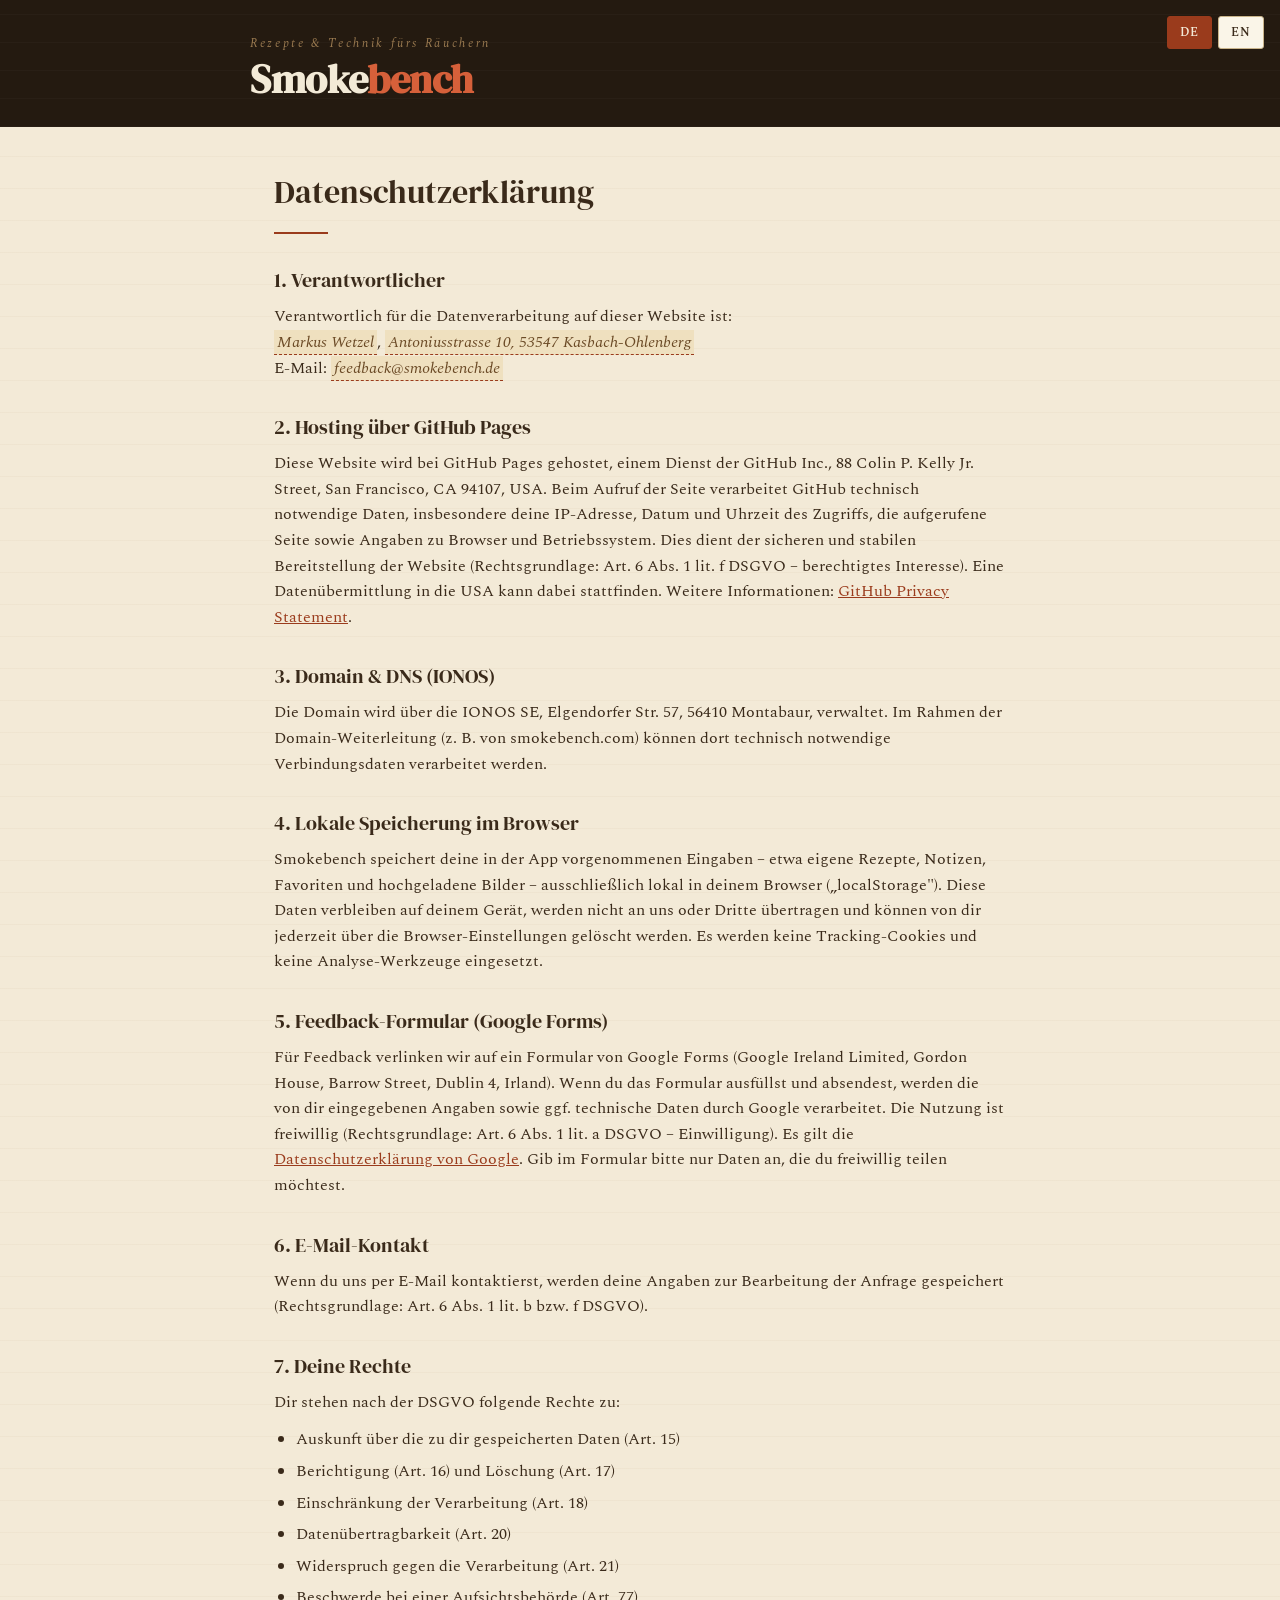
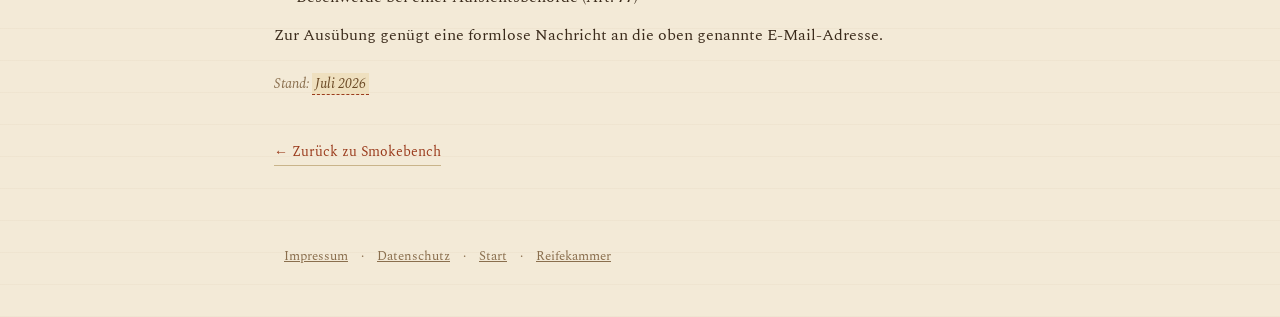
<file: datenschutz.html>
<!DOCTYPE html>
<html lang="de">
<head>
<meta charset="utf-8">
<meta name="viewport" content="width=device-width, initial-scale=1">
<title>Datenschutz · Smokebench</title>
<meta name="robots" content="noindex">
<link href="fonts.css" rel="stylesheet">
<style>
  :root{
    --bg:#f3ead7; --ink:#3a2a1a; --muted:#8a6f4e; --line:#c9b48a;
    --accent:#9a3b1c; --accent2:#d6603a; --dark:#241a10;
  }
  *{box-sizing:border-box;}
  body{
    margin:0; background:var(--bg); color:var(--ink);
    font-family:'Spectral',serif; line-height:1.6;
    background-image:repeating-linear-gradient(0deg,rgba(140,90,40,0.04) 0 1px,transparent 1px 32px);
  }
  .lang{ position:fixed; top:16px; right:16px; z-index:10; display:flex; gap:6px; }
  .lang button{
    font-family:'Spectral',serif; font-size:12px; font-weight:600; letter-spacing:0.08em;
    cursor:pointer; border-radius:3px; padding:6px 12px; border:1.5px solid var(--line);
    background:#faf5e8; color:var(--ink);
  }
  .lang button.active{ background:var(--accent); border-color:var(--accent); color:#f3ead7; }
  header.mast{
    background:var(--dark);
    background-image:repeating-linear-gradient(0deg,rgba(255,255,255,0.025) 0 1px,transparent 1px 28px);
    padding:34px 24px 28px;
  }
  .mast-in{ max-width:780px; margin:0 auto; }
  .tag{ font-family:'Spectral',serif; font-style:italic; font-size:12px; letter-spacing:0.22em; color:#9a7a50; }
  h1.logo{ margin:6px 0 0; font-family:'DM Serif Display',serif; font-size:40px; line-height:1; color:#f3ead7; letter-spacing:-0.01em; }
  h1.logo span{ color:var(--accent2); }
  main{ max-width:780px; margin:0 auto; padding:40px 24px 80px; }
  h2.page{ font-family:'DM Serif Display',serif; font-weight:400; font-size:32px; margin:0 0 6px; color:var(--ink); }
  .rule{ height:2px; width:54px; background:var(--accent); margin:14px 0 30px; }
  h3{ font-family:'DM Serif Display',serif; font-weight:400; font-size:20px; margin:30px 0 8px; color:var(--ink); }
  p{ margin:0 0 12px; }
  ul{ margin:0 0 12px; padding-left:22px; }
  li{ margin:0 0 6px; }
  .ph{ background:#efe0bf; border-bottom:1px dashed var(--accent); padding:0 3px; font-style:italic; color:#6b4a26; }
  a{ color:var(--accent); }
  .note{ font-style:italic; font-size:14px; color:var(--muted); }
  .back{ display:inline-block; margin-top:34px; font-size:14px; text-decoration:none; color:var(--accent); border-bottom:1px solid var(--line); padding-bottom:2px; }
  footer{ max-width:780px; margin:0 auto; padding:0 24px 50px; font-size:13px; color:var(--muted); }
  footer a{ color:var(--muted); margin:0 10px; }
  .de .en-only{ display:none; }
  .en .de-only{ display:none; }
</style>
</head>
<body class="de">

  <div class="lang">
    <button data-set="de" class="active" onclick="setLang('de')">DE</button>
    <button data-set="en" onclick="setLang('en')">EN</button>
  </div>

  <header class="mast">
    <div class="mast-in">
      <div class="tag de-only">Rezepte &amp; Technik fürs Räuchern</div>
      <div class="tag en-only">Recipes &amp; technique for smoking</div>
      <h1 class="logo">Smoke<span>bench</span></h1>
    </div>
  </header>

  <main>
    <!-- ============ DEUTSCH ============ -->
    <div class="de-only">
      <h2 class="page">Datenschutzerklärung</h2>
      <div class="rule"></div>

      <h3>1. Verantwortlicher</h3>
      <p>
        Verantwortlich für die Datenverarbeitung auf dieser Website ist:<br>
        <span class="ph">Markus Wetzel</span>, <span class="ph">Antoniusstrasse 10, 53547 Kasbach-Ohlenberg</span><br>
        E-Mail: <span class="ph">feedback@smokebench.de</span>
      </p>

      <h3>2. Hosting über GitHub Pages</h3>
      <p>
        Diese Website wird bei GitHub Pages gehostet, einem Dienst der GitHub Inc., 88 Colin P.
        Kelly Jr. Street, San Francisco, CA 94107, USA. Beim Aufruf der Seite verarbeitet GitHub
        technisch notwendige Daten, insbesondere deine IP-Adresse, Datum und Uhrzeit des Zugriffs,
        die aufgerufene Seite sowie Angaben zu Browser und Betriebssystem. Dies dient der sicheren
        und stabilen Bereitstellung der Website (Rechtsgrundlage: Art. 6 Abs. 1 lit. f DSGVO –
        berechtigtes Interesse). Eine Datenübermittlung in die USA kann dabei stattfinden.
        Weitere Informationen:
        <a href="https://docs.github.com/site-policy/privacy-policies/github-privacy-statement" target="_blank" rel="noopener">GitHub Privacy Statement</a>.
      </p>

      <h3>3. Domain &amp; DNS (IONOS)</h3>
      <p>
        Die Domain wird über die IONOS SE, Elgendorfer Str. 57, 56410 Montabaur, verwaltet. Im
        Rahmen der Domain-Weiterleitung (z. B. von smokebench.com) können dort technisch
        notwendige Verbindungsdaten verarbeitet werden.
      </p>

      <h3>4. Lokale Speicherung im Browser</h3>
      <p>
        Smokebench speichert deine in der App vorgenommenen Eingaben – etwa eigene Rezepte,
        Notizen, Favoriten und hochgeladene Bilder – ausschließlich lokal in deinem Browser
        („localStorage"). Diese Daten verbleiben auf deinem Gerät, werden nicht an uns oder Dritte
        übertragen und können von dir jederzeit über die Browser-Einstellungen gelöscht werden.
        Es werden keine Tracking-Cookies und keine Analyse-Werkzeuge eingesetzt.
      </p>

      <h3>5. Feedback-Formular (Google Forms)</h3>
      <p>
        Für Feedback verlinken wir auf ein Formular von Google Forms (Google Ireland Limited,
        Gordon House, Barrow Street, Dublin 4, Irland). Wenn du das Formular ausfüllst und
        absendest, werden die von dir eingegebenen Angaben sowie ggf. technische Daten durch
        Google verarbeitet. Die Nutzung ist freiwillig (Rechtsgrundlage: Art. 6 Abs. 1 lit. a
        DSGVO – Einwilligung). Es gilt die
        <a href="https://policies.google.com/privacy" target="_blank" rel="noopener">Datenschutzerklärung von Google</a>.
        Gib im Formular bitte nur Daten an, die du freiwillig teilen möchtest.
      </p>

      <h3>6. E-Mail-Kontakt</h3>
      <p>
        Wenn du uns per E-Mail kontaktierst, werden deine Angaben zur Bearbeitung der Anfrage
        gespeichert (Rechtsgrundlage: Art. 6 Abs. 1 lit. b bzw. f DSGVO).
      </p>

      <h3>7. Deine Rechte</h3>
      <p>Dir stehen nach der DSGVO folgende Rechte zu:</p>
      <ul>
        <li>Auskunft über die zu dir gespeicherten Daten (Art. 15)</li>
        <li>Berichtigung (Art. 16) und Löschung (Art. 17)</li>
        <li>Einschränkung der Verarbeitung (Art. 18)</li>
        <li>Datenübertragbarkeit (Art. 20)</li>
        <li>Widerspruch gegen die Verarbeitung (Art. 21)</li>
        <li>Beschwerde bei einer Aufsichtsbehörde (Art. 77)</li>
      </ul>
      <p>Zur Ausübung genügt eine formlose Nachricht an die oben genannte E-Mail-Adresse.</p>

      <p class="note" style="margin-top:24px;">
       
      </p>
      <p class="note">Stand: <span class="ph">Juli 2026</span></p>

      <a class="back" href="index.html">← Zurück zu Smokebench</a>
    </div>

    <!-- ============ ENGLISH ============ -->
    <div class="en-only">
      <h2 class="page">Privacy Policy</h2>
      <div class="rule"></div>

      <h3>1. Controller</h3>
      <p>
        The controller responsible for data processing on this website is:<br>
        <span class="ph">Markus Wetzel</span>, <span class="ph">Antoniusstrasse 10, 53547 Kasbach-Ohlenberg</span><br>
        Email: <span class="ph">feedback@smokebench.de</span>
      </p>

      <h3>2. Hosting via GitHub Pages</h3>
      <p>
        This website is hosted on GitHub Pages, a service of GitHub Inc., 88 Colin P. Kelly Jr.
        Street, San Francisco, CA 94107, USA. When you access the site, GitHub processes
        technically necessary data, in particular your IP address, date and time of access, the
        page requested and details about your browser and operating system. This serves the secure
        and stable provision of the website (legal basis: Art. 6(1)(f) GDPR — legitimate interest).
        Data may be transferred to the USA. More information:
        <a href="https://docs.github.com/site-policy/privacy-policies/github-privacy-statement" target="_blank" rel="noopener">GitHub Privacy Statement</a>.
      </p>

      <h3>3. Domain &amp; DNS (IONOS)</h3>
      <p>
        The domain is managed via IONOS SE, Elgendorfer Str. 57, 56410 Montabaur, Germany. In the
        course of domain forwarding (e.g. from smokebench.com), technically necessary connection
        data may be processed there.
      </p>

      <h3>4. Local storage in your browser</h3>
      <p>
        Smokebench stores the entries you make in the app — such as your own recipes, notes,
        favourites and uploaded images — exclusively locally in your browser ("localStorage").
        This data stays on your device, is not transmitted to us or any third party, and can be
        deleted by you at any time via your browser settings. No tracking cookies and no analytics
        tools are used.
      </p>

      <h3>5. Feedback form (Google Forms)</h3>
      <p>
        For feedback we link to a Google Forms form (Google Ireland Limited, Gordon House, Barrow
        Street, Dublin 4, Ireland). If you fill in and submit the form, the data you enter and any
        technical data is processed by Google. Use is voluntary (legal basis: Art. 6(1)(a) GDPR —
        consent). Google's
        <a href="https://policies.google.com/privacy" target="_blank" rel="noopener">privacy policy</a>
        applies. Please only provide data in the form that you wish to share voluntarily.
      </p>

      <h3>6. Email contact</h3>
      <p>
        If you contact us by email, your details will be stored in order to process the enquiry
        (legal basis: Art. 6(1)(b) or (f) GDPR).
      </p>

      <h3>7. Your rights</h3>
      <p>Under the GDPR you have the following rights:</p>
      <ul>
        <li>Access to the data stored about you (Art. 15)</li>
        <li>Rectification (Art. 16) and erasure (Art. 17)</li>
        <li>Restriction of processing (Art. 18)</li>
        <li>Data portability (Art. 20)</li>
        <li>Objection to processing (Art. 21)</li>
        <li>Complaint to a supervisory authority (Art. 77)</li>
      </ul>
      <p>To exercise these rights, an informal message to the email address above is sufficient.</p>

      <p class="note" style="margin-top:24px;">
      
      </p>
      <p class="note">Last updated: <span class="ph">July 2026</span></p>

      <a class="back" href="index.html">← Back to Smokebench</a>
    </div>
  </main>

  <footer>
    <span class="de-only"><a href="impressum.html">Impressum</a> · <a href="datenschutz.html">Datenschutz</a> · <a href="index.html">Start</a> · <a href="reifekammer.html">Reifekammer</a></span>
    <span class="en-only"><a href="impressum.html">Imprint</a> · <a href="datenschutz.html">Privacy</a> · <a href="index.html">Home</a> · <a href="reifekammer.html">Aging chamber</a></span>
  </footer>

<script>
  function setLang(l){
    document.body.className = l;
    document.documentElement.lang = l;
    document.querySelectorAll('.lang button').forEach(function(b){
      b.classList.toggle('active', b.getAttribute('data-set')===l);
    });
    try{ localStorage.setItem('sb_legal_lang', l); }catch(e){}
  }
  (function(){
    var l = 'de';
    try{ l = localStorage.getItem('sb_legal_lang') || 'de'; }catch(e){}
    setLang(l);
  })();
</script>
</body>
</html>
</file>
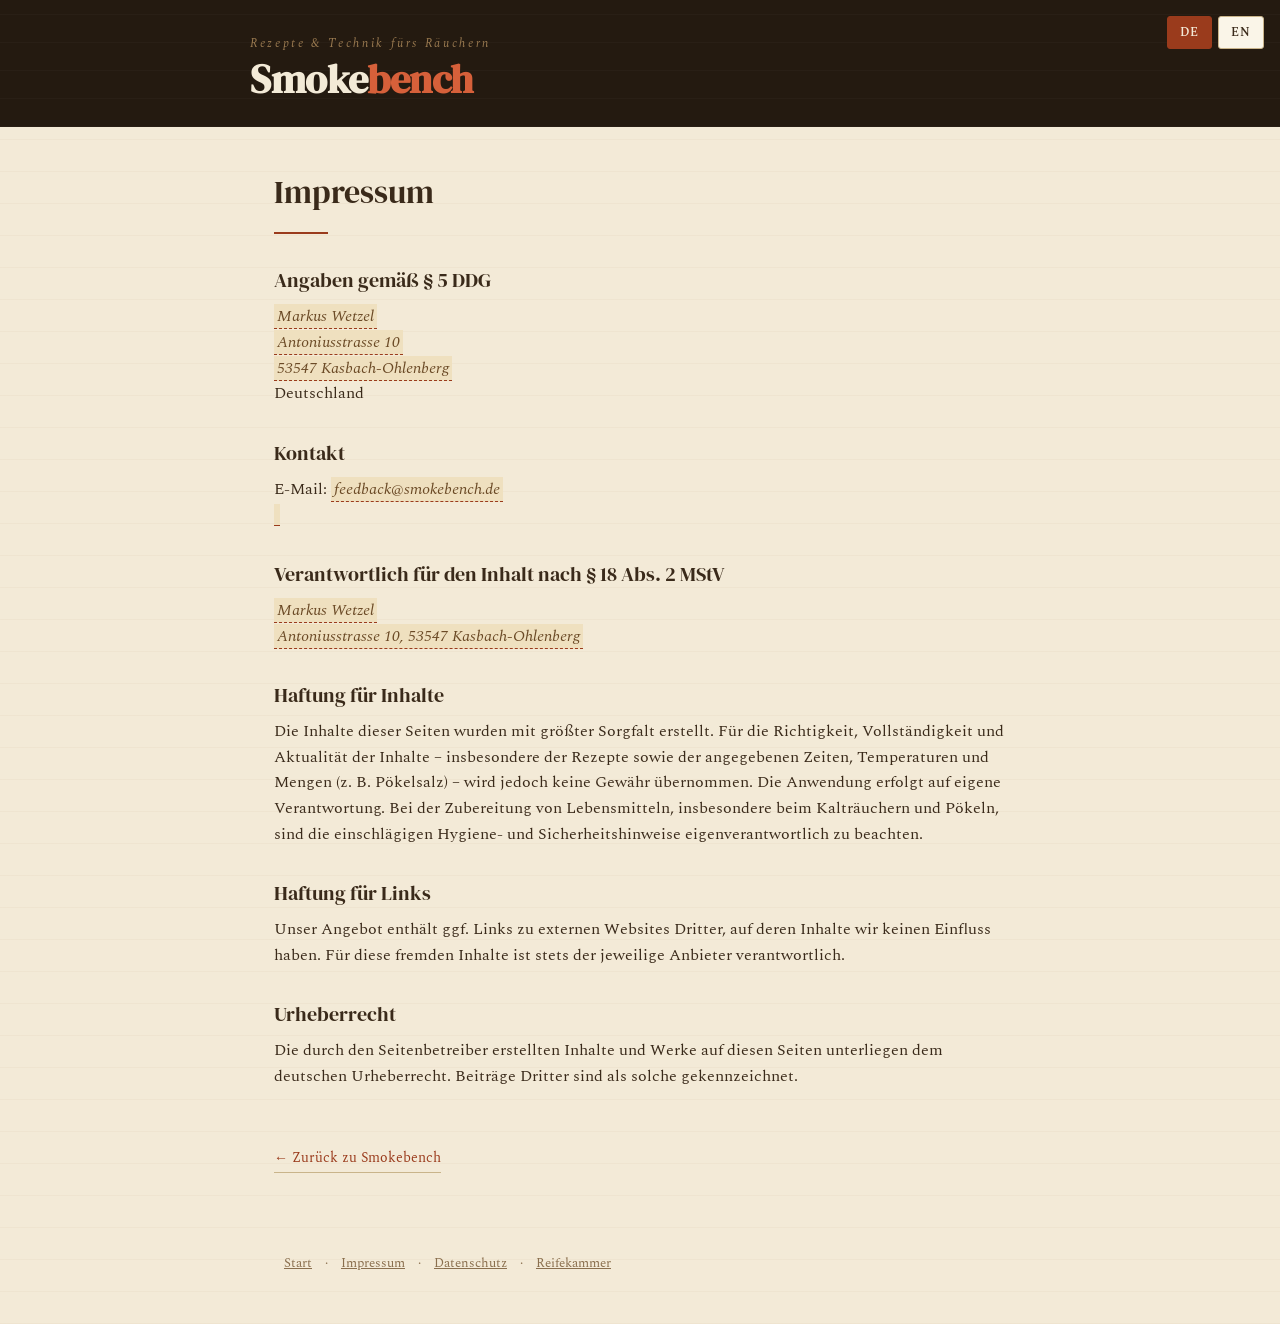
<file: impressum.html>
<!DOCTYPE html>
<html lang="de">
<head>
<meta charset="utf-8">
<meta name="viewport" content="width=device-width, initial-scale=1">
<title>Impressum · Smokebench</title>
<meta name="robots" content="noindex">
<link href="fonts.css" rel="stylesheet">
<style>
  :root{
    --bg:#f3ead7; --ink:#3a2a1a; --muted:#8a6f4e; --line:#c9b48a;
    --accent:#9a3b1c; --accent2:#d6603a; --dark:#241a10;
  }
  *{box-sizing:border-box;}
  body{
    margin:0; background:var(--bg); color:var(--ink);
    font-family:'Spectral',serif; line-height:1.6;
    background-image:repeating-linear-gradient(0deg,rgba(140,90,40,0.04) 0 1px,transparent 1px 32px);
  }
  .lang{
    position:fixed; top:16px; right:16px; z-index:10; display:flex; gap:6px;
  }
  .lang button{
    font-family:'Spectral',serif; font-size:12px; font-weight:600; letter-spacing:0.08em;
    cursor:pointer; border-radius:3px; padding:6px 12px; border:1.5px solid var(--line);
    background:#faf5e8; color:var(--ink);
  }
  .lang button.active{ background:var(--accent); border-color:var(--accent); color:#f3ead7; }
  header.mast{
    background:var(--dark);
    background-image:repeating-linear-gradient(0deg,rgba(255,255,255,0.025) 0 1px,transparent 1px 28px);
    padding:34px 24px 28px;
  }
  .mast-in{ max-width:780px; margin:0 auto; }
  .tag{ font-family:'Spectral',serif; font-style:italic; font-size:12px; letter-spacing:0.22em; color:#9a7a50; }
  h1.logo{ margin:6px 0 0; font-family:'DM Serif Display',serif; font-size:40px; line-height:1; color:#f3ead7; letter-spacing:-0.01em; }
  h1.logo span{ color:var(--accent2); }
  main{ max-width:780px; margin:0 auto; padding:40px 24px 80px; }
  h2.page{ font-family:'DM Serif Display',serif; font-weight:400; font-size:32px; margin:0 0 6px; color:var(--ink); }
  .rule{ height:2px; width:54px; background:var(--accent); margin:14px 0 30px; }
  h3{ font-family:'DM Serif Display',serif; font-weight:400; font-size:20px; margin:30px 0 8px; color:var(--ink); }
  p{ margin:0 0 12px; }
  .ph{ background:#efe0bf; border-bottom:1px dashed var(--accent); padding:0 3px; font-style:italic; color:#6b4a26; }
  a{ color:var(--accent); }
  .note{ font-style:italic; font-size:14px; color:var(--muted); }
  .back{ display:inline-block; margin-top:34px; font-size:14px; text-decoration:none; color:var(--accent); border-bottom:1px solid var(--line); padding-bottom:2px; }
  footer{ max-width:780px; margin:0 auto; padding:0 24px 50px; font-size:13px; color:var(--muted); }
  footer a{ color:var(--muted); margin:0 10px; }
  .de .en-only{ display:none; }
  .en .de-only{ display:none; }
</style>
</head>
<body class="de">

  <div class="lang">
    <button data-set="de" class="active" onclick="setLang('de')">DE</button>
    <button data-set="en" onclick="setLang('en')">EN</button>
  </div>

  <header class="mast">
    <div class="mast-in">
      <div class="tag de-only">Rezepte &amp; Technik fürs Räuchern</div>
      <div class="tag en-only">Recipes &amp; technique for smoking</div>
      <h1 class="logo">Smoke<span>bench</span></h1>
    </div>
  </header>

  <main>
    <!-- ============ DEUTSCH ============ -->
    <div class="de-only">
      <h2 class="page">Impressum</h2>
      <div class="rule"></div>

      <h3>Angaben gemäß § 5 DDG</h3>
      <p>
        <span class="ph">Markus Wetzel</span><br>
        <span class="ph">Antoniusstrasse 10</span><br>
        <span class="ph">53547 Kasbach-Ohlenberg</span><br>
        Deutschland
      </p>

      <h3>Kontakt</h3>
      <p>
        E-Mail: <span class="ph">feedback@smokebench.de</span><br>
        <span class="note" </span><span class="ph"></span>
      </p>

      <h3>Verantwortlich für den Inhalt nach § 18 Abs. 2 MStV</h3>
      <p>
        <span class="ph">Markus Wetzel</span><br>
        <span class="ph">Antoniusstrasse 10, 53547 Kasbach-Ohlenberg</span>
      </p>

      <h3>Haftung für Inhalte</h3>
      <p>
        Die Inhalte dieser Seiten wurden mit größter Sorgfalt erstellt. Für die Richtigkeit,
        Vollständigkeit und Aktualität der Inhalte – insbesondere der Rezepte sowie der
        angegebenen Zeiten, Temperaturen und Mengen (z. B. Pökelsalz) – wird jedoch keine
        Gewähr übernommen. Die Anwendung erfolgt auf eigene Verantwortung. Bei der Zubereitung
        von Lebensmitteln, insbesondere beim Kalträuchern und Pökeln, sind die einschlägigen
        Hygiene- und Sicherheitshinweise eigenverantwortlich zu beachten.
      </p>

      <h3>Haftung für Links</h3>
      <p>
        Unser Angebot enthält ggf. Links zu externen Websites Dritter, auf deren Inhalte wir
        keinen Einfluss haben. Für diese fremden Inhalte ist stets der jeweilige Anbieter
        verantwortlich.
      </p>

      <h3>Urheberrecht</h3>
      <p>
        Die durch den Seitenbetreiber erstellten Inhalte und Werke auf diesen Seiten unterliegen
        dem deutschen Urheberrecht. Beiträge Dritter sind als solche gekennzeichnet.
      </p>

      <p class="note" style="margin-top:24px;">
     
      </p>

      <a class="back" href="index.html">← Zurück zu Smokebench</a>
    </div>

    <!-- ============ ENGLISH ============ -->
    <div class="en-only">
      <h2 class="page">Legal Notice (Imprint)</h2>
      <div class="rule"></div>

      <h3>Information pursuant to § 5 DDG</h3>
      <p>
        <span class="ph">Markus Wetzel</span><br>
        <span class="ph">Antoniusstrasse 10</span><br>
        <span class="ph">53547 Kasbach-Ohlenberg</span><br>
        Germany
      </p>

      <h3>Contact</h3>
      <p>
        Email: <span class="ph">feedback@smokebench.de</span><br>
        <span class="note"></span><span class="ph"></span>
      </p>

      <h3>Responsible for content per § 18 (2) MStV</h3>
      <p>
        <span class="ph">Markus Wetzel</span><br>
        <span class="ph">Antoniusstrasse 10, 53547 Kasbach-Ohlenberg</span>
      </p>

      <h3>Liability for content</h3>
      <p>
        The content of these pages was created with the greatest care. However, no guarantee is
        given for the accuracy, completeness or timeliness of the content — in particular the
        recipes and the stated times, temperatures and quantities (e.g. curing salt). Use is at
        your own risk. When preparing food, especially cold smoking and curing, the relevant
        hygiene and safety guidelines must be observed on your own responsibility.
      </p>

      <h3>Liability for links</h3>
      <p>
        Our site may contain links to external third-party websites over whose content we have no
        influence. The respective provider is always responsible for such external content.
      </p>

      <h3>Copyright</h3>
      <p>
        Content and works created by the site operator on these pages are subject to German
        copyright law. Third-party contributions are marked as such.
      </p>

      <p class="note" style="margin-top:24px;">
      </p>

      <a class="back" href="index.html">← Back to Smokebench</a>
    </div>
  </main>

  <footer>
    <span class="de-only"><a href="index.html">Start</a> · <a href="impressum.html">Impressum</a> · <a href="datenschutz.html">Datenschutz</a> · <a href="reifekammer.html">Reifekammer</a></span>
    <span class="en-only"><a href="impressum.html">Imprint</a> · <a href="datenschutz.html">Privacy</a> · <a href="index.html">Home</a> · <a href="reifekammer.html">Aging chamber</a></span>
  </footer>

<script>
  function setLang(l){
    document.body.className = l;
    document.documentElement.lang = l;
    document.querySelectorAll('.lang button').forEach(function(b){
      b.classList.toggle('active', b.getAttribute('data-set')===l);
    });
    try{ localStorage.setItem('sb_legal_lang', l); }catch(e){}
  }
  (function(){
    var l = 'de';
    try{ l = localStorage.getItem('sb_legal_lang') || 'de'; }catch(e){}
    setLang(l);
  })();
</script>
</body>
</html>
</file>
<file: fonts.css>
/* Self-hosted fonts (DSGVO-konform) — DM Serif Display + Spectral. Lokal eingebunden, kein Google-Server-Aufruf. */
/* latin-ext */
@font-face{font-family:'DM Serif Display';font-style:italic;font-weight:400;font-display:swap;src:url(fonts/dmserif-italic-ext.woff2) format('woff2');unicode-range:U+0100-02BA, U+02BD-02C5, U+02C7-02CC, U+02CE-02D7, U+02DD-02FF, U+0304, U+0308, U+0329, U+1D00-1DBF, U+1E00-1E9F, U+1EF2-1EFF, U+2020, U+20A0-20AB, U+20AD-20C0, U+2113, U+2C60-2C7F, U+A720-A7FF;}
/* latin */
@font-face{font-family:'DM Serif Display';font-style:italic;font-weight:400;font-display:swap;src:url(fonts/dmserif-italic-lat.woff2) format('woff2');unicode-range:U+0000-00FF, U+0131, U+0152-0153, U+02BB-02BC, U+02C6, U+02DA, U+02DC, U+0304, U+0308, U+0329, U+2000-206F, U+20AC, U+2122, U+2191, U+2193, U+2212, U+2215, U+FEFF, U+FFFD;}
/* latin-ext */
@font-face{font-family:'DM Serif Display';font-style:normal;font-weight:400;font-display:swap;src:url(fonts/dmserif-reg-ext.woff2) format('woff2');unicode-range:U+0100-02BA, U+02BD-02C5, U+02C7-02CC, U+02CE-02D7, U+02DD-02FF, U+0304, U+0308, U+0329, U+1D00-1DBF, U+1E00-1E9F, U+1EF2-1EFF, U+2020, U+20A0-20AB, U+20AD-20C0, U+2113, U+2C60-2C7F, U+A720-A7FF;}
/* latin */
@font-face{font-family:'DM Serif Display';font-style:normal;font-weight:400;font-display:swap;src:url(fonts/dmserif-reg-lat.woff2) format('woff2');unicode-range:U+0000-00FF, U+0131, U+0152-0153, U+02BB-02BC, U+02C6, U+02DA, U+02DC, U+0304, U+0308, U+0329, U+2000-206F, U+20AC, U+2122, U+2191, U+2193, U+2212, U+2215, U+FEFF, U+FFFD;}
/* latin-ext */
@font-face{font-family:'Spectral';font-style:italic;font-weight:400;font-display:swap;src:url(fonts/spectral-italic-ext.woff2) format('woff2');unicode-range:U+0100-02BA, U+02BD-02C5, U+02C7-02CC, U+02CE-02D7, U+02DD-02FF, U+0304, U+0308, U+0329, U+1D00-1DBF, U+1E00-1E9F, U+1EF2-1EFF, U+2020, U+20A0-20AB, U+20AD-20C0, U+2113, U+2C60-2C7F, U+A720-A7FF;}
/* latin */
@font-face{font-family:'Spectral';font-style:italic;font-weight:400;font-display:swap;src:url(fonts/spectral-italic-lat.woff2) format('woff2');unicode-range:U+0000-00FF, U+0131, U+0152-0153, U+02BB-02BC, U+02C6, U+02DA, U+02DC, U+0304, U+0308, U+0329, U+2000-206F, U+20AC, U+2122, U+2191, U+2193, U+2212, U+2215, U+FEFF, U+FFFD;}
/* latin-ext */
@font-face{font-family:'Spectral';font-style:normal;font-weight:400;font-display:swap;src:url(fonts/spectral-reg-ext.woff2) format('woff2');unicode-range:U+0100-02BA, U+02BD-02C5, U+02C7-02CC, U+02CE-02D7, U+02DD-02FF, U+0304, U+0308, U+0329, U+1D00-1DBF, U+1E00-1E9F, U+1EF2-1EFF, U+2020, U+20A0-20AB, U+20AD-20C0, U+2113, U+2C60-2C7F, U+A720-A7FF;}
/* latin */
@font-face{font-family:'Spectral';font-style:normal;font-weight:400;font-display:swap;src:url(fonts/spectral-reg-lat.woff2) format('woff2');unicode-range:U+0000-00FF, U+0131, U+0152-0153, U+02BB-02BC, U+02C6, U+02DA, U+02DC, U+0304, U+0308, U+0329, U+2000-206F, U+20AC, U+2122, U+2191, U+2193, U+2212, U+2215, U+FEFF, U+FFFD;}
/* latin-ext */
@font-face{font-family:'Spectral';font-style:normal;font-weight:600;font-display:swap;src:url(fonts/spectral-600-ext.woff2) format('woff2');unicode-range:U+0100-02BA, U+02BD-02C5, U+02C7-02CC, U+02CE-02D7, U+02DD-02FF, U+0304, U+0308, U+0329, U+1D00-1DBF, U+1E00-1E9F, U+1EF2-1EFF, U+2020, U+20A0-20AB, U+20AD-20C0, U+2113, U+2C60-2C7F, U+A720-A7FF;}
/* latin */
@font-face{font-family:'Spectral';font-style:normal;font-weight:600;font-display:swap;src:url(fonts/spectral-600-lat.woff2) format('woff2');unicode-range:U+0000-00FF, U+0131, U+0152-0153, U+02BB-02BC, U+02C6, U+02DA, U+02DC, U+0304, U+0308, U+0329, U+2000-206F, U+20AC, U+2122, U+2191, U+2193, U+2212, U+2215, U+FEFF, U+FFFD;}
</file>
